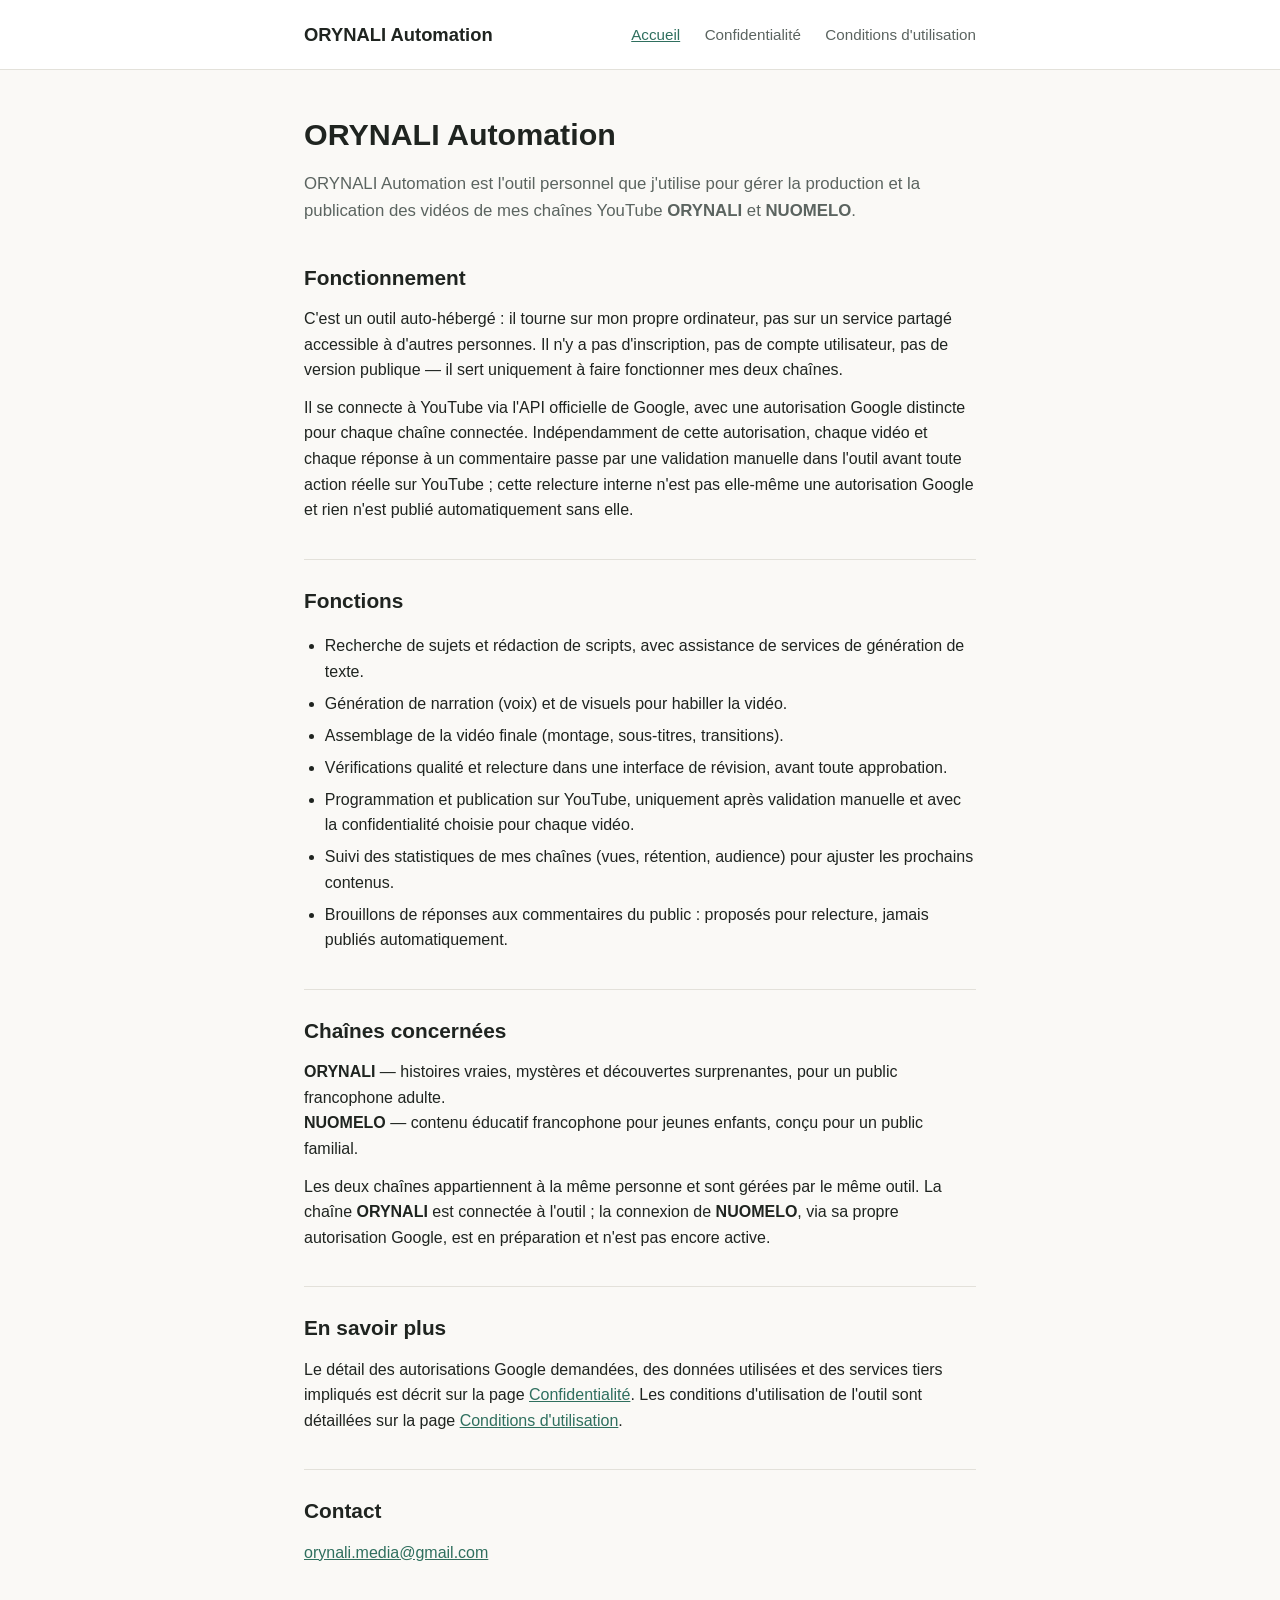
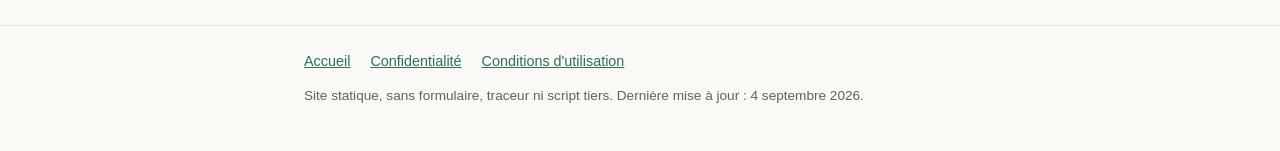
<file: index.html>
<!doctype html>
<html lang="fr">
<head>
<meta charset="utf-8">
<meta name="viewport" content="width=device-width, initial-scale=1">
<title>ORYNALI Automation</title>
<meta name="description" content="ORYNALI Automation — l'outil personnel utilisé pour gérer la production et la publication des vidéos des chaînes YouTube ORYNALI et NUOMELO.">
<link rel="stylesheet" href="assets/style.css">
</head>
<body>
<header class="site">
  <div class="wrap">
    <a class="brand" href="index.html">ORYNALI Automation</a>
    <nav class="site">
      <a href="index.html" aria-current="page">Accueil</a>
      <a href="privacy.html">Confidentialité</a>
      <a href="terms.html">Conditions d'utilisation</a>
    </nav>
  </div>
</header>

<main>
  <div class="wrap">
    <h1>ORYNALI Automation</h1>
    <p class="lede">
      ORYNALI Automation est l'outil personnel que j'utilise pour gérer la
      production et la publication des vidéos de mes chaînes YouTube
      <strong>ORYNALI</strong> et <strong>NUOMELO</strong>.
    </p>

    <h2>Fonctionnement</h2>
    <p>
      C'est un outil auto-hébergé : il tourne sur mon propre ordinateur, pas
      sur un service partagé accessible à d'autres personnes. Il n'y a pas
      d'inscription, pas de compte utilisateur, pas de version publique — il
      sert uniquement à faire fonctionner mes deux chaînes.
    </p>
    <p>
      Il se connecte à YouTube via l'API officielle de Google, avec une
      autorisation Google distincte pour chaque chaîne connectée.
      Indépendamment de cette autorisation, chaque vidéo et chaque réponse à
      un commentaire passe par une validation manuelle dans l'outil avant
      toute action réelle sur YouTube ; cette relecture interne n'est pas
      elle-même une autorisation Google et rien n'est publié
      automatiquement sans elle.
    </p>

    <h2>Fonctions</h2>
    <ul>
      <li>Recherche de sujets et rédaction de scripts, avec assistance de
        services de génération de texte.</li>
      <li>Génération de narration (voix) et de visuels pour habiller la vidéo.</li>
      <li>Assemblage de la vidéo finale (montage, sous-titres, transitions).</li>
      <li>Vérifications qualité et relecture dans une interface de révision,
        avant toute approbation.</li>
      <li>Programmation et publication sur YouTube, uniquement après
        validation manuelle et avec la confidentialité choisie pour chaque
        vidéo.</li>
      <li>Suivi des statistiques de mes chaînes (vues, rétention, audience)
        pour ajuster les prochains contenus.</li>
      <li>Brouillons de réponses aux commentaires du public : proposés pour
        relecture, jamais publiés automatiquement.</li>
    </ul>

    <h2>Chaînes concernées</h2>
    <p>
      <strong>ORYNALI</strong> — histoires vraies, mystères et découvertes
      surprenantes, pour un public francophone adulte.<br>
      <strong>NUOMELO</strong> — contenu éducatif francophone pour jeunes
      enfants, conçu pour un public familial.
    </p>
    <p>
      Les deux chaînes appartiennent à la même personne et sont gérées par
      le même outil. La chaîne <strong>ORYNALI</strong> est connectée à
      l'outil ; la connexion de <strong>NUOMELO</strong>, via sa propre
      autorisation Google, est en préparation et n'est pas encore active.
    </p>

    <h2>En savoir plus</h2>
    <p>
      Le détail des autorisations Google demandées, des données utilisées et
      des services tiers impliqués est décrit sur la page
      <a href="privacy.html">Confidentialité</a>. Les conditions
      d'utilisation de l'outil sont détaillées sur la page
      <a href="terms.html">Conditions d'utilisation</a>.
    </p>

    <h2>Contact</h2>
    <p>
      <a href="mailto:orynali.media@gmail.com">orynali.media@gmail.com</a>
    </p>
  </div>
</main>

<footer class="site">
  <div class="wrap">
    <nav>
      <a href="index.html">Accueil</a>
      <a href="privacy.html">Confidentialité</a>
      <a href="terms.html">Conditions d'utilisation</a>
    </nav>
    <p class="updated">Site statique, sans formulaire, traceur ni script
      tiers. Dernière mise à jour : 4 septembre 2026.</p>
  </div>
</footer>
</body>
</html>
</file>
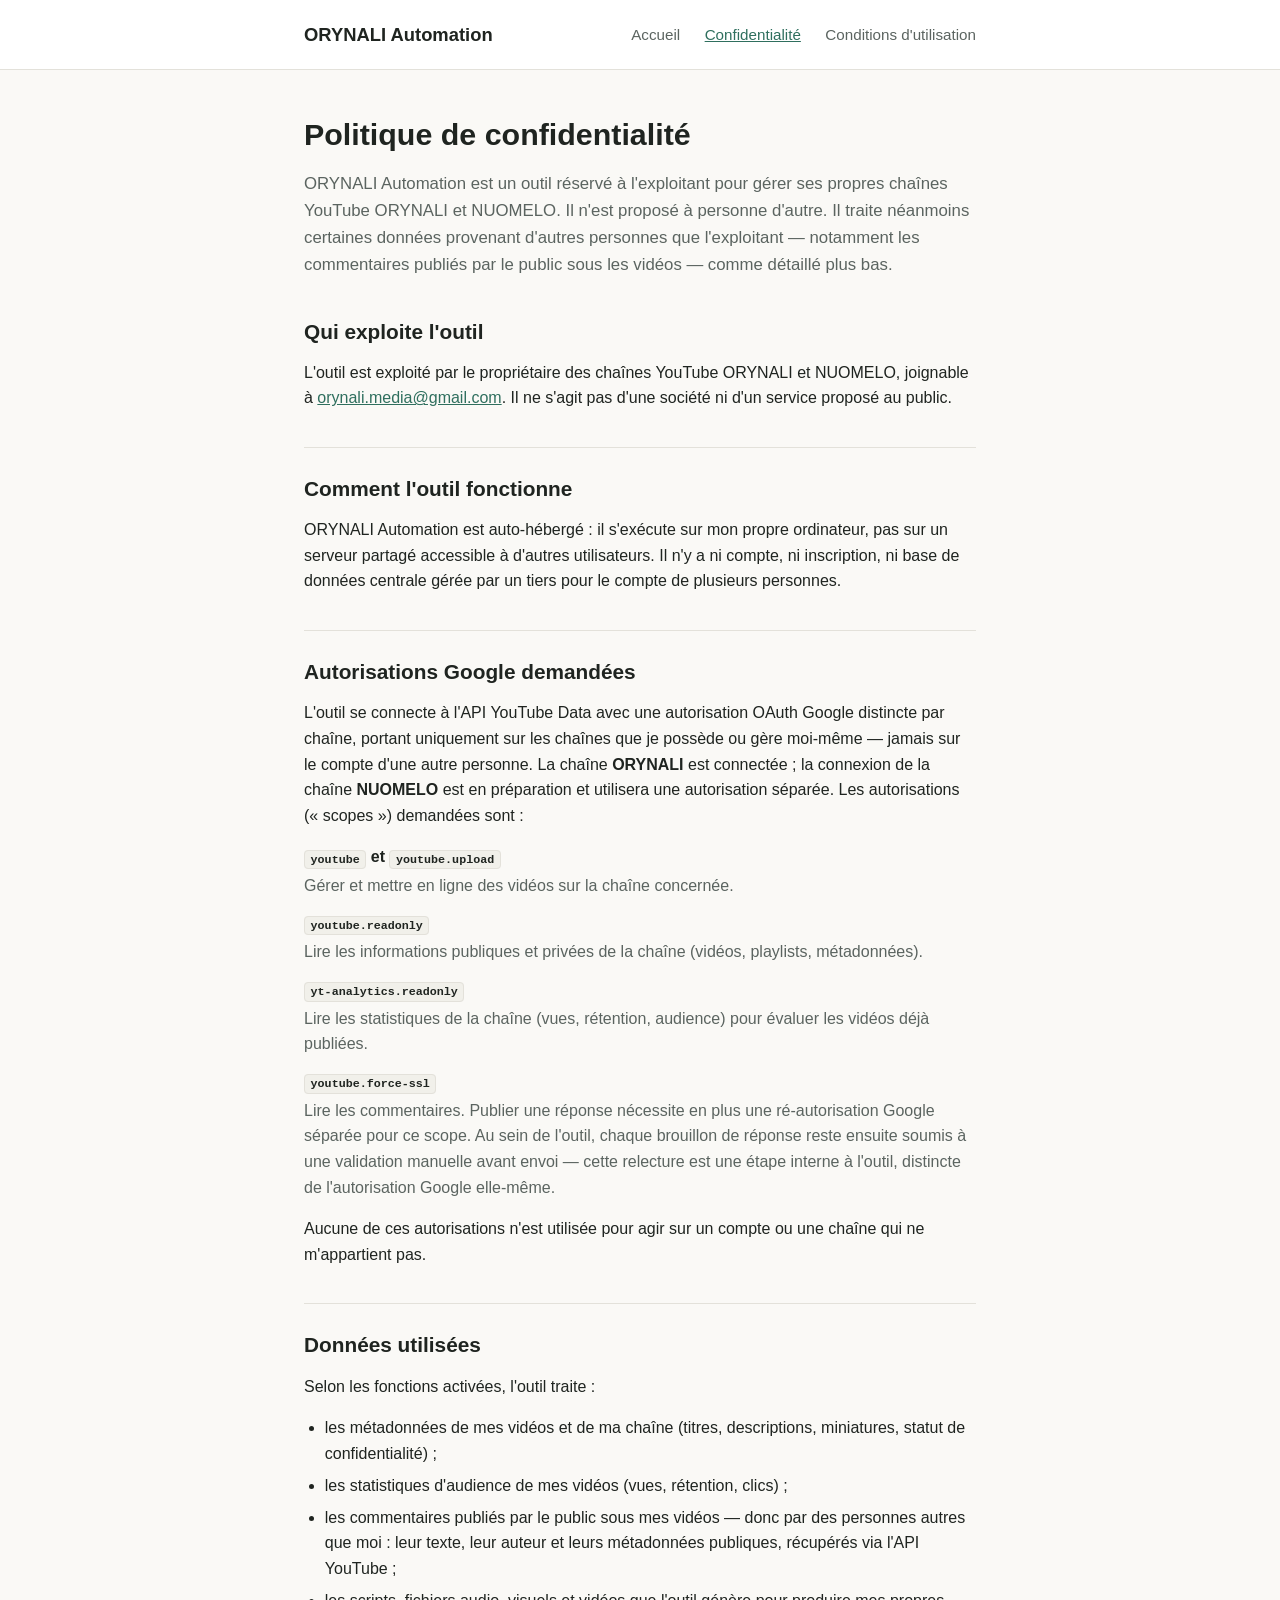
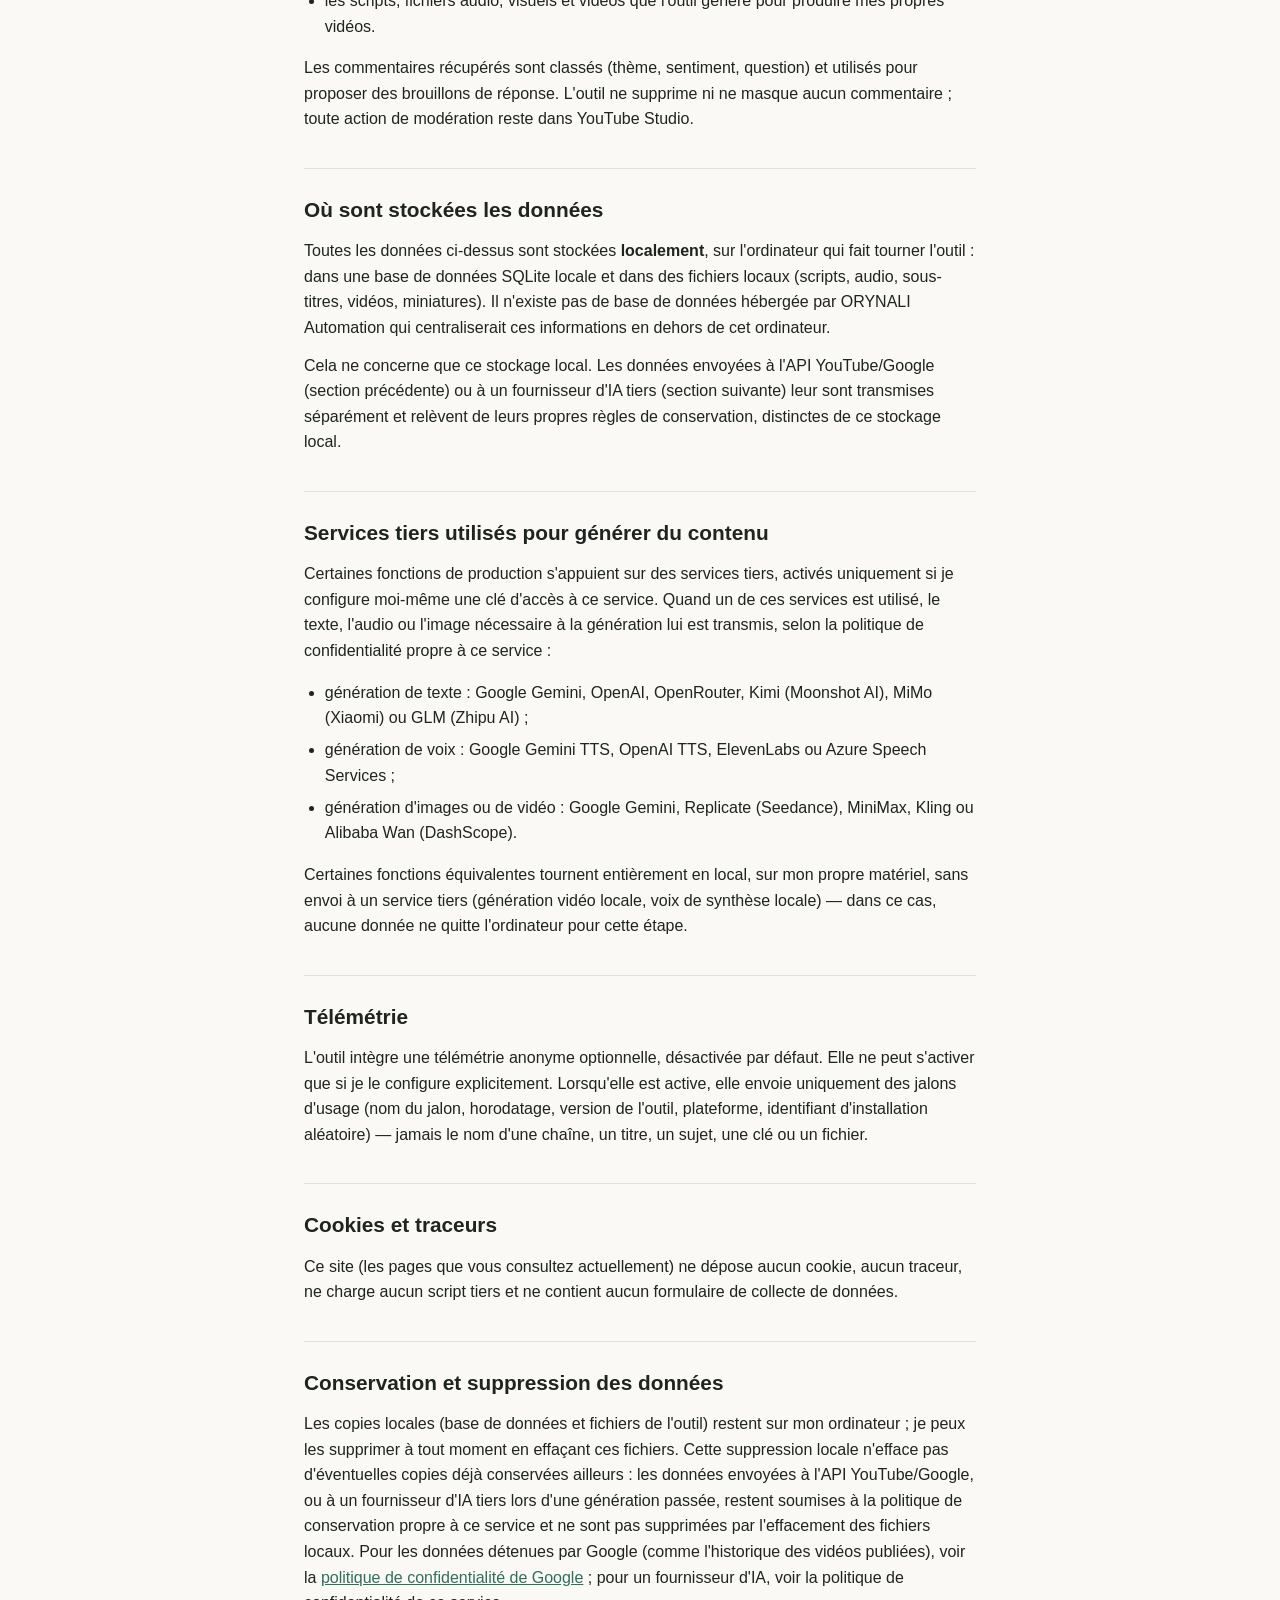
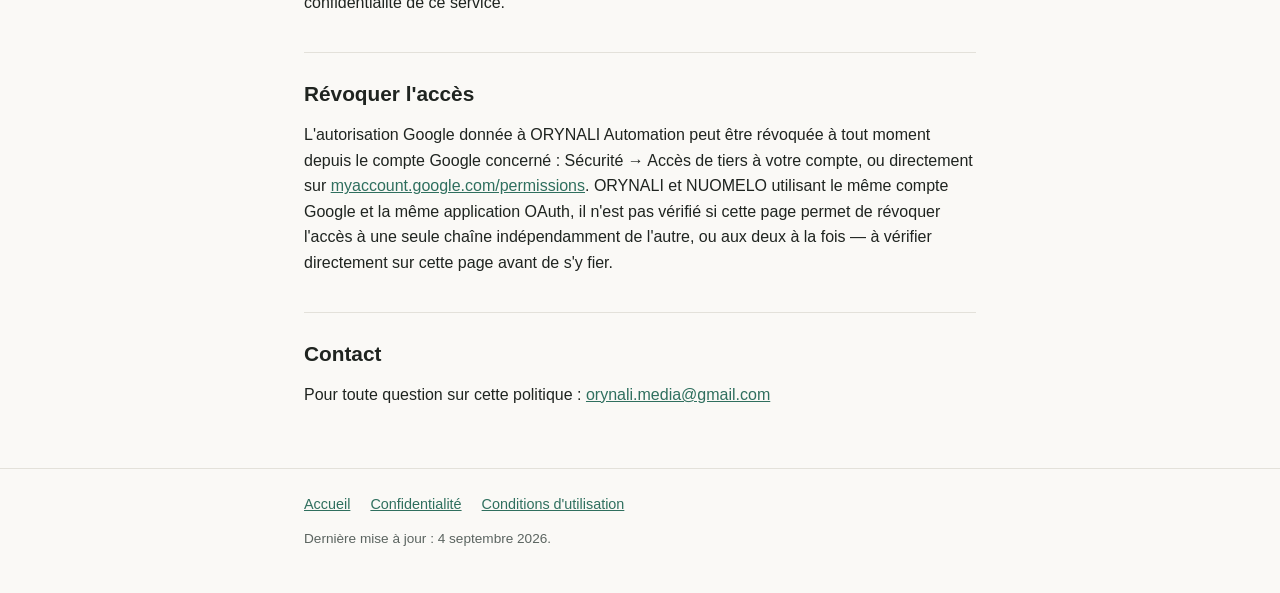
<file: privacy.html>
<!doctype html>
<html lang="fr">
<head>
<meta charset="utf-8">
<meta name="viewport" content="width=device-width, initial-scale=1">
<title>Confidentialité — ORYNALI Automation</title>
<meta name="description" content="Politique de confidentialité d'ORYNALI Automation : autorisations Google utilisées, données traitées, stockage local et services tiers.">
<link rel="stylesheet" href="assets/style.css">
</head>
<body>
<header class="site">
  <div class="wrap">
    <a class="brand" href="index.html">ORYNALI Automation</a>
    <nav class="site">
      <a href="index.html">Accueil</a>
      <a href="privacy.html" aria-current="page">Confidentialité</a>
      <a href="terms.html">Conditions d'utilisation</a>
    </nav>
  </div>
</header>

<main>
  <div class="wrap">
    <h1>Politique de confidentialité</h1>
    <p class="lede">
      ORYNALI Automation est un outil réservé à l'exploitant pour gérer ses
      propres chaînes YouTube ORYNALI et NUOMELO. Il n'est proposé à
      personne d'autre. Il traite néanmoins certaines données provenant
      d'autres personnes que l'exploitant — notamment les commentaires
      publiés par le public sous les vidéos — comme détaillé plus bas.
    </p>

    <h2>Qui exploite l'outil</h2>
    <p>
      L'outil est exploité par le propriétaire des chaînes YouTube ORYNALI
      et NUOMELO, joignable à
      <a href="mailto:orynali.media@gmail.com">orynali.media@gmail.com</a>.
      Il ne s'agit pas d'une société ni d'un service proposé au public.
    </p>

    <h2>Comment l'outil fonctionne</h2>
    <p>
      ORYNALI Automation est auto-hébergé : il s'exécute sur mon propre
      ordinateur, pas sur un serveur partagé accessible à d'autres
      utilisateurs. Il n'y a ni compte, ni inscription, ni base de données
      centrale gérée par un tiers pour le compte de plusieurs personnes.
    </p>

    <h2>Autorisations Google demandées</h2>
    <p>
      L'outil se connecte à l'API YouTube Data avec une autorisation OAuth
      Google distincte par chaîne, portant uniquement sur les chaînes que je
      possède ou gère moi-même — jamais sur le compte d'une autre personne.
      La chaîne <strong>ORYNALI</strong> est connectée ; la connexion de la
      chaîne <strong>NUOMELO</strong> est en préparation et utilisera une
      autorisation séparée. Les autorisations (« scopes ») demandées sont :
    </p>
    <dl class="scope-list">
      <dt><code>youtube</code> et <code>youtube.upload</code></dt>
      <dd>Gérer et mettre en ligne des vidéos sur la chaîne concernée.</dd>

      <dt><code>youtube.readonly</code></dt>
      <dd>Lire les informations publiques et privées de la chaîne
        (vidéos, playlists, métadonnées).</dd>

      <dt><code>yt-analytics.readonly</code></dt>
      <dd>Lire les statistiques de la chaîne (vues, rétention, audience)
        pour évaluer les vidéos déjà publiées.</dd>

      <dt><code>youtube.force-ssl</code></dt>
      <dd>Lire les commentaires. Publier une réponse nécessite en plus une
        ré-autorisation Google séparée pour ce scope. Au sein de l'outil,
        chaque brouillon de réponse reste ensuite soumis à une validation
        manuelle avant envoi — cette relecture est une étape interne à
        l'outil, distincte de l'autorisation Google elle-même.</dd>
    </dl>
    <p>
      Aucune de ces autorisations n'est utilisée pour agir sur un compte ou
      une chaîne qui ne m'appartient pas.
    </p>

    <h2>Données utilisées</h2>
    <p>Selon les fonctions activées, l'outil traite :</p>
    <ul>
      <li>les métadonnées de mes vidéos et de ma chaîne (titres,
        descriptions, miniatures, statut de confidentialité) ;</li>
      <li>les statistiques d'audience de mes vidéos (vues, rétention,
        clics) ;</li>
      <li>les commentaires publiés par le public sous mes vidéos — donc par
        des personnes autres que moi : leur texte, leur auteur et leurs
        métadonnées publiques, récupérés via l'API YouTube ;</li>
      <li>les scripts, fichiers audio, visuels et vidéos que l'outil génère
        pour produire mes propres vidéos.</li>
    </ul>
    <p>
      Les commentaires récupérés sont classés (thème, sentiment, question)
      et utilisés pour proposer des brouillons de réponse. L'outil ne
      supprime ni ne masque aucun commentaire ; toute action de modération
      reste dans YouTube Studio.
    </p>

    <h2>Où sont stockées les données</h2>
    <p>
      Toutes les données ci-dessus sont stockées <strong>localement</strong>,
      sur l'ordinateur qui fait tourner l'outil : dans une base de données
      SQLite locale et dans des fichiers locaux (scripts, audio, sous-titres,
      vidéos, miniatures). Il n'existe pas de base de données hébergée par
      ORYNALI Automation qui centraliserait ces informations en dehors de
      cet ordinateur.
    </p>
    <p>
      Cela ne concerne que ce stockage local. Les données envoyées à l'API
      YouTube/Google (section précédente) ou à un fournisseur d'IA tiers
      (section suivante) leur sont transmises séparément et relèvent de
      leurs propres règles de conservation, distinctes de ce stockage local.
    </p>

    <h2>Services tiers utilisés pour générer du contenu</h2>
    <p>
      Certaines fonctions de production s'appuient sur des services tiers,
      activés uniquement si je configure moi-même une clé d'accès à ce
      service. Quand un de ces services est utilisé, le texte, l'audio ou
      l'image nécessaire à la génération lui est transmis, selon la
      politique de confidentialité propre à ce service :
    </p>
    <ul>
      <li>génération de texte : Google Gemini, OpenAI, OpenRouter, Kimi
        (Moonshot AI), MiMo (Xiaomi) ou GLM (Zhipu AI) ;</li>
      <li>génération de voix : Google Gemini TTS, OpenAI TTS, ElevenLabs ou
        Azure Speech Services ;</li>
      <li>génération d'images ou de vidéo : Google Gemini, Replicate
        (Seedance), MiniMax, Kling ou Alibaba Wan (DashScope).</li>
    </ul>
    <p>
      Certaines fonctions équivalentes tournent entièrement en local, sur
      mon propre matériel, sans envoi à un service tiers (génération vidéo
      locale, voix de synthèse locale) — dans ce cas, aucune donnée ne
      quitte l'ordinateur pour cette étape.
    </p>

    <h2>Télémétrie</h2>
    <p>
      L'outil intègre une télémétrie anonyme optionnelle, désactivée par
      défaut. Elle ne peut s'activer que si je le configure explicitement.
      Lorsqu'elle est active, elle envoie uniquement des jalons d'usage
      (nom du jalon, horodatage, version de l'outil, plateforme, identifiant
      d'installation aléatoire) — jamais le nom d'une chaîne, un titre, un
      sujet, une clé ou un fichier.
    </p>

    <h2>Cookies et traceurs</h2>
    <p>
      Ce site (les pages que vous consultez actuellement) ne dépose aucun
      cookie, aucun traceur, ne charge aucun script tiers et ne contient
      aucun formulaire de collecte de données.
    </p>

    <h2>Conservation et suppression des données</h2>
    <p>
      Les copies locales (base de données et fichiers de l'outil) restent
      sur mon ordinateur ; je peux les supprimer à tout moment en effaçant
      ces fichiers. Cette suppression locale n'efface pas d'éventuelles
      copies déjà conservées ailleurs : les données envoyées à l'API
      YouTube/Google, ou à un fournisseur d'IA tiers lors d'une génération
      passée, restent soumises à la politique de conservation propre à ce
      service et ne sont pas supprimées par l'effacement des fichiers
      locaux. Pour les données détenues par Google (comme l'historique des
      vidéos publiées), voir la
      <a href="https://policies.google.com/privacy" target="_blank" rel="noopener">politique de confidentialité de Google</a> ;
      pour un fournisseur d'IA, voir la politique de confidentialité de ce
      service.
    </p>

    <h2>Révoquer l'accès</h2>
    <p>
      L'autorisation Google donnée à ORYNALI Automation peut être révoquée à
      tout moment depuis le compte Google concerné : Sécurité → Accès de
      tiers à votre compte, ou directement sur
      <a href="https://myaccount.google.com/permissions" target="_blank" rel="noopener">myaccount.google.com/permissions</a>.
      ORYNALI et NUOMELO utilisant le même compte Google et la même
      application OAuth, il n'est pas vérifié si cette page permet de
      révoquer l'accès à une seule chaîne indépendamment de l'autre, ou aux
      deux à la fois — à vérifier directement sur cette page avant de s'y
      fier.
    </p>

    <h2>Contact</h2>
    <p>
      Pour toute question sur cette politique :
      <a href="mailto:orynali.media@gmail.com">orynali.media@gmail.com</a>
    </p>
  </div>
</main>

<footer class="site">
  <div class="wrap">
    <nav>
      <a href="index.html">Accueil</a>
      <a href="privacy.html">Confidentialité</a>
      <a href="terms.html">Conditions d'utilisation</a>
    </nav>
    <p class="updated">Dernière mise à jour : 4 septembre 2026.</p>
  </div>
</footer>
</body>
</html>
</file>
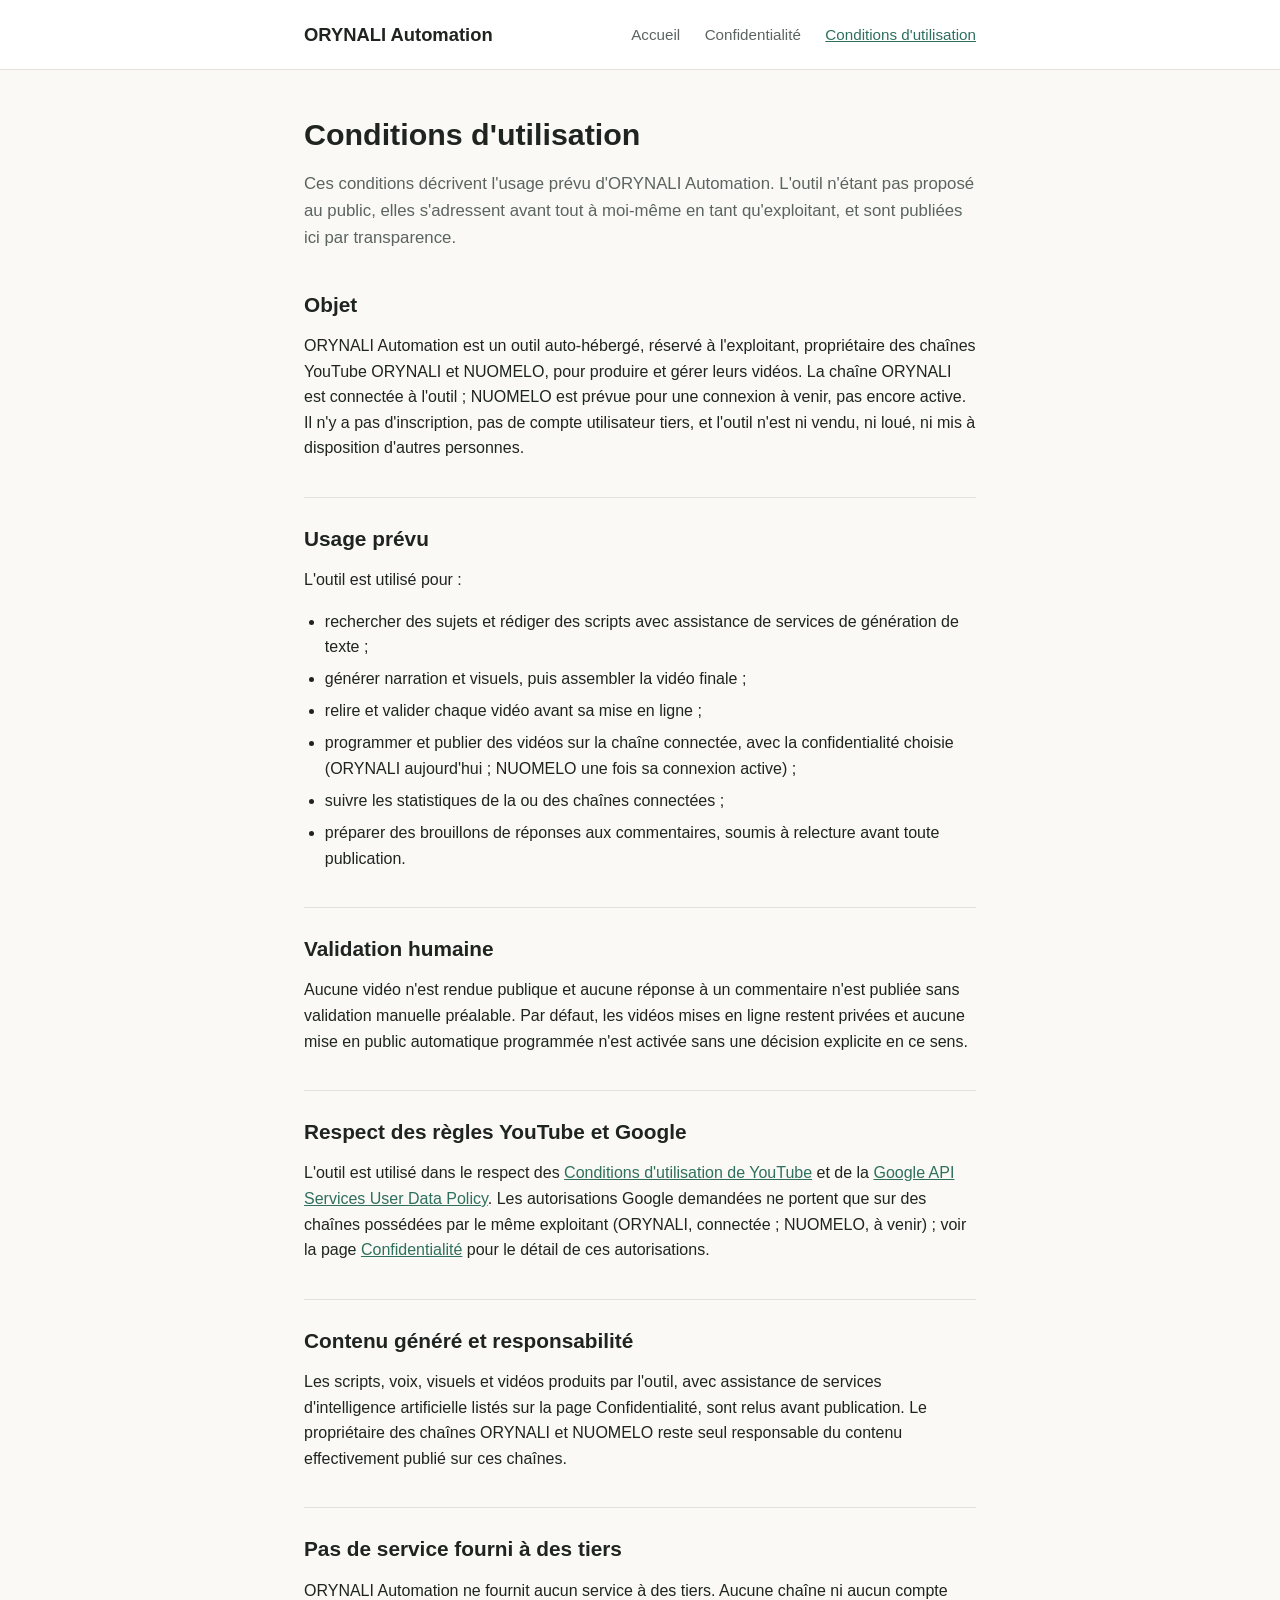
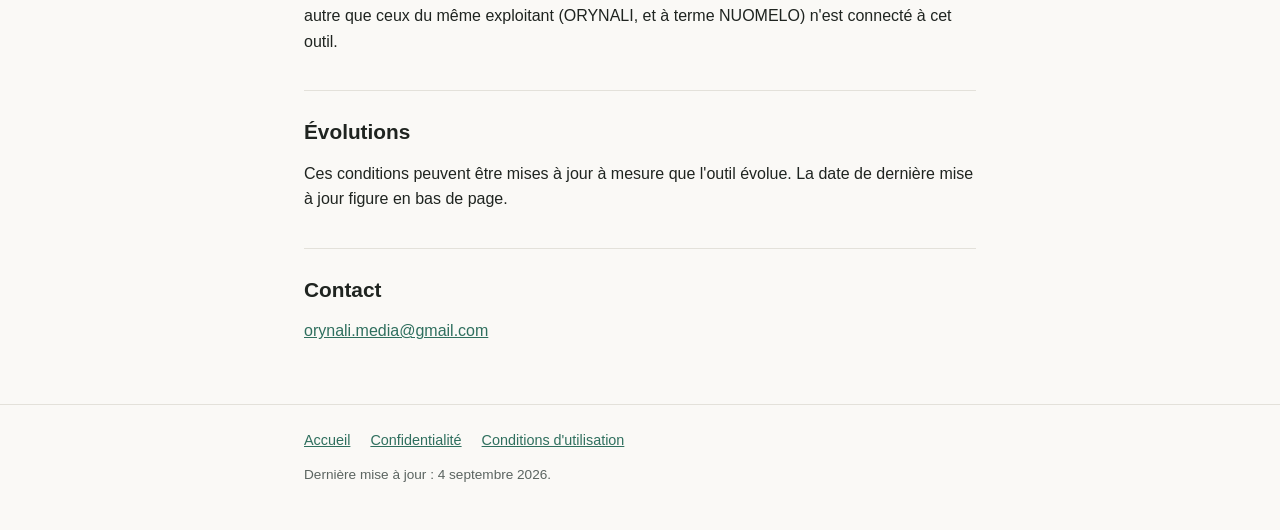
<file: terms.html>
<!doctype html>
<html lang="fr">
<head>
<meta charset="utf-8">
<meta name="viewport" content="width=device-width, initial-scale=1">
<title>Conditions d'utilisation — ORYNALI Automation</title>
<meta name="description" content="Conditions d'utilisation d'ORYNALI Automation, outil personnel de gestion des chaînes YouTube ORYNALI et NUOMELO.">
<link rel="stylesheet" href="assets/style.css">
</head>
<body>
<header class="site">
  <div class="wrap">
    <a class="brand" href="index.html">ORYNALI Automation</a>
    <nav class="site">
      <a href="index.html">Accueil</a>
      <a href="privacy.html">Confidentialité</a>
      <a href="terms.html" aria-current="page">Conditions d'utilisation</a>
    </nav>
  </div>
</header>

<main>
  <div class="wrap">
    <h1>Conditions d'utilisation</h1>
    <p class="lede">
      Ces conditions décrivent l'usage prévu d'ORYNALI Automation. L'outil
      n'étant pas proposé au public, elles s'adressent avant tout à moi-même
      en tant qu'exploitant, et sont publiées ici par transparence.
    </p>

    <h2>Objet</h2>
    <p>
      ORYNALI Automation est un outil auto-hébergé, réservé à l'exploitant,
      propriétaire des chaînes YouTube ORYNALI et NUOMELO, pour produire et
      gérer leurs vidéos. La chaîne ORYNALI est connectée à l'outil ;
      NUOMELO est prévue pour une connexion à venir, pas encore active. Il
      n'y a pas d'inscription, pas de compte utilisateur tiers, et l'outil
      n'est ni vendu, ni loué, ni mis à disposition d'autres personnes.
    </p>

    <h2>Usage prévu</h2>
    <p>L'outil est utilisé pour :</p>
    <ul>
      <li>rechercher des sujets et rédiger des scripts avec assistance de
        services de génération de texte ;</li>
      <li>générer narration et visuels, puis assembler la vidéo finale ;</li>
      <li>relire et valider chaque vidéo avant sa mise en ligne ;</li>
      <li>programmer et publier des vidéos sur la chaîne connectée, avec la
        confidentialité choisie (ORYNALI aujourd'hui ; NUOMELO une fois sa
        connexion active) ;</li>
      <li>suivre les statistiques de la ou des chaînes connectées ;</li>
      <li>préparer des brouillons de réponses aux commentaires, soumis à
        relecture avant toute publication.</li>
    </ul>

    <h2>Validation humaine</h2>
    <p>
      Aucune vidéo n'est rendue publique et aucune réponse à un commentaire
      n'est publiée sans validation manuelle préalable. Par défaut, les
      vidéos mises en ligne restent privées et aucune mise en public
      automatique programmée n'est activée sans une décision explicite en
      ce sens.
    </p>

    <h2>Respect des règles YouTube et Google</h2>
    <p>
      L'outil est utilisé dans le respect des
      <a href="https://www.youtube.com/t/terms" target="_blank" rel="noopener">Conditions d'utilisation de YouTube</a>
      et de la
      <a href="https://developers.google.com/terms/api-services-user-data-policy" target="_blank" rel="noopener">Google API Services User Data Policy</a>.
      Les autorisations Google demandées ne portent que sur des chaînes
      possédées par le même exploitant (ORYNALI, connectée ; NUOMELO, à
      venir) ; voir la page
      <a href="privacy.html">Confidentialité</a> pour le détail de ces
      autorisations.
    </p>

    <h2>Contenu généré et responsabilité</h2>
    <p>
      Les scripts, voix, visuels et vidéos produits par l'outil, avec
      assistance de services d'intelligence artificielle listés sur la page
      Confidentialité, sont relus avant publication. Le propriétaire des
      chaînes ORYNALI et NUOMELO reste seul responsable du contenu
      effectivement publié sur ces chaînes.
    </p>

    <h2>Pas de service fourni à des tiers</h2>
    <p>
      ORYNALI Automation ne fournit aucun service à des tiers. Aucune chaîne
      ni aucun compte autre que ceux du même exploitant (ORYNALI, et à terme
      NUOMELO) n'est connecté à cet outil.
    </p>

    <h2>Évolutions</h2>
    <p>
      Ces conditions peuvent être mises à jour à mesure que l'outil évolue.
      La date de dernière mise à jour figure en bas de page.
    </p>

    <h2>Contact</h2>
    <p>
      <a href="mailto:orynali.media@gmail.com">orynali.media@gmail.com</a>
    </p>
  </div>
</main>

<footer class="site">
  <div class="wrap">
    <nav>
      <a href="index.html">Accueil</a>
      <a href="privacy.html">Confidentialité</a>
      <a href="terms.html">Conditions d'utilisation</a>
    </nav>
    <p class="updated">Dernière mise à jour : 4 septembre 2026.</p>
  </div>
</footer>
</body>
</html>
</file>
<file: assets/style.css>
:root {
  --bg: #faf9f6;
  --surface: #ffffff;
  --text: #1f2420;
  --muted: #5b6460;
  --accent: #2f6f5e;
  --border: #e3e1da;
  --code-bg: #f1f0ea;
}

@media (prefers-color-scheme: dark) {
  :root {
    --bg: #14171a;
    --surface: #1b1f22;
    --text: #eceeec;
    --muted: #a7afac;
    --accent: #6fd3b6;
    --border: #2b3034;
    --code-bg: #20242a;
  }
}

* {
  box-sizing: border-box;
}

html {
  color-scheme: light dark;
}

body {
  margin: 0;
  background: var(--bg);
  color: var(--text);
  font-family: -apple-system, "Segoe UI", Roboto, Helvetica, Arial, sans-serif;
  line-height: 1.6;
}

.wrap {
  max-width: 720px;
  margin: 0 auto;
  padding: 0 1.5rem;
}

header.site {
  border-bottom: 1px solid var(--border);
  background: var(--surface);
}

header.site .wrap {
  display: flex;
  flex-wrap: wrap;
  align-items: center;
  justify-content: space-between;
  gap: 0.75rem;
  padding-top: 1.25rem;
  padding-bottom: 1.25rem;
}

.brand {
  font-weight: 700;
  font-size: 1.15rem;
  color: var(--text);
  text-decoration: none;
}

nav.site a {
  color: var(--muted);
  text-decoration: none;
  margin-left: 1.25rem;
  font-size: 0.95rem;
}

nav.site a:first-child {
  margin-left: 0;
}

nav.site a:hover,
nav.site a[aria-current="page"] {
  color: var(--accent);
  text-decoration: underline;
}

main {
  padding: 2.5rem 0 3rem;
}

h1 {
  font-size: 1.9rem;
  margin: 0 0 0.5rem;
}

h2 {
  font-size: 1.3rem;
  margin: 2.25rem 0 0.75rem;
  border-top: 1px solid var(--border);
  padding-top: 1.5rem;
}

h2:first-of-type {
  border-top: none;
  padding-top: 0;
}

p {
  margin: 0.75rem 0;
}

.lede {
  color: var(--muted);
  font-size: 1.05rem;
}

ul,
ol {
  padding-left: 1.3rem;
}

li {
  margin: 0.4rem 0;
}

code {
  background: var(--code-bg);
  border: 1px solid var(--border);
  border-radius: 4px;
  padding: 0.1rem 0.35rem;
  font-size: 0.9em;
}

a {
  color: var(--accent);
}

.card {
  background: var(--surface);
  border: 1px solid var(--border);
  border-radius: 10px;
  padding: 1.25rem 1.5rem;
  margin: 1.25rem 0;
}

.scope-list dt {
  font-weight: 600;
  margin-top: 0.75rem;
}

.scope-list dd {
  margin: 0.2rem 0 0;
  color: var(--muted);
}

footer.site {
  border-top: 1px solid var(--border);
  color: var(--muted);
  font-size: 0.9rem;
}

footer.site .wrap {
  padding: 1.5rem 1.5rem 2rem;
}

footer.site nav a {
  margin-right: 1rem;
}

.updated {
  color: var(--muted);
  font-size: 0.85rem;
}
</file>
